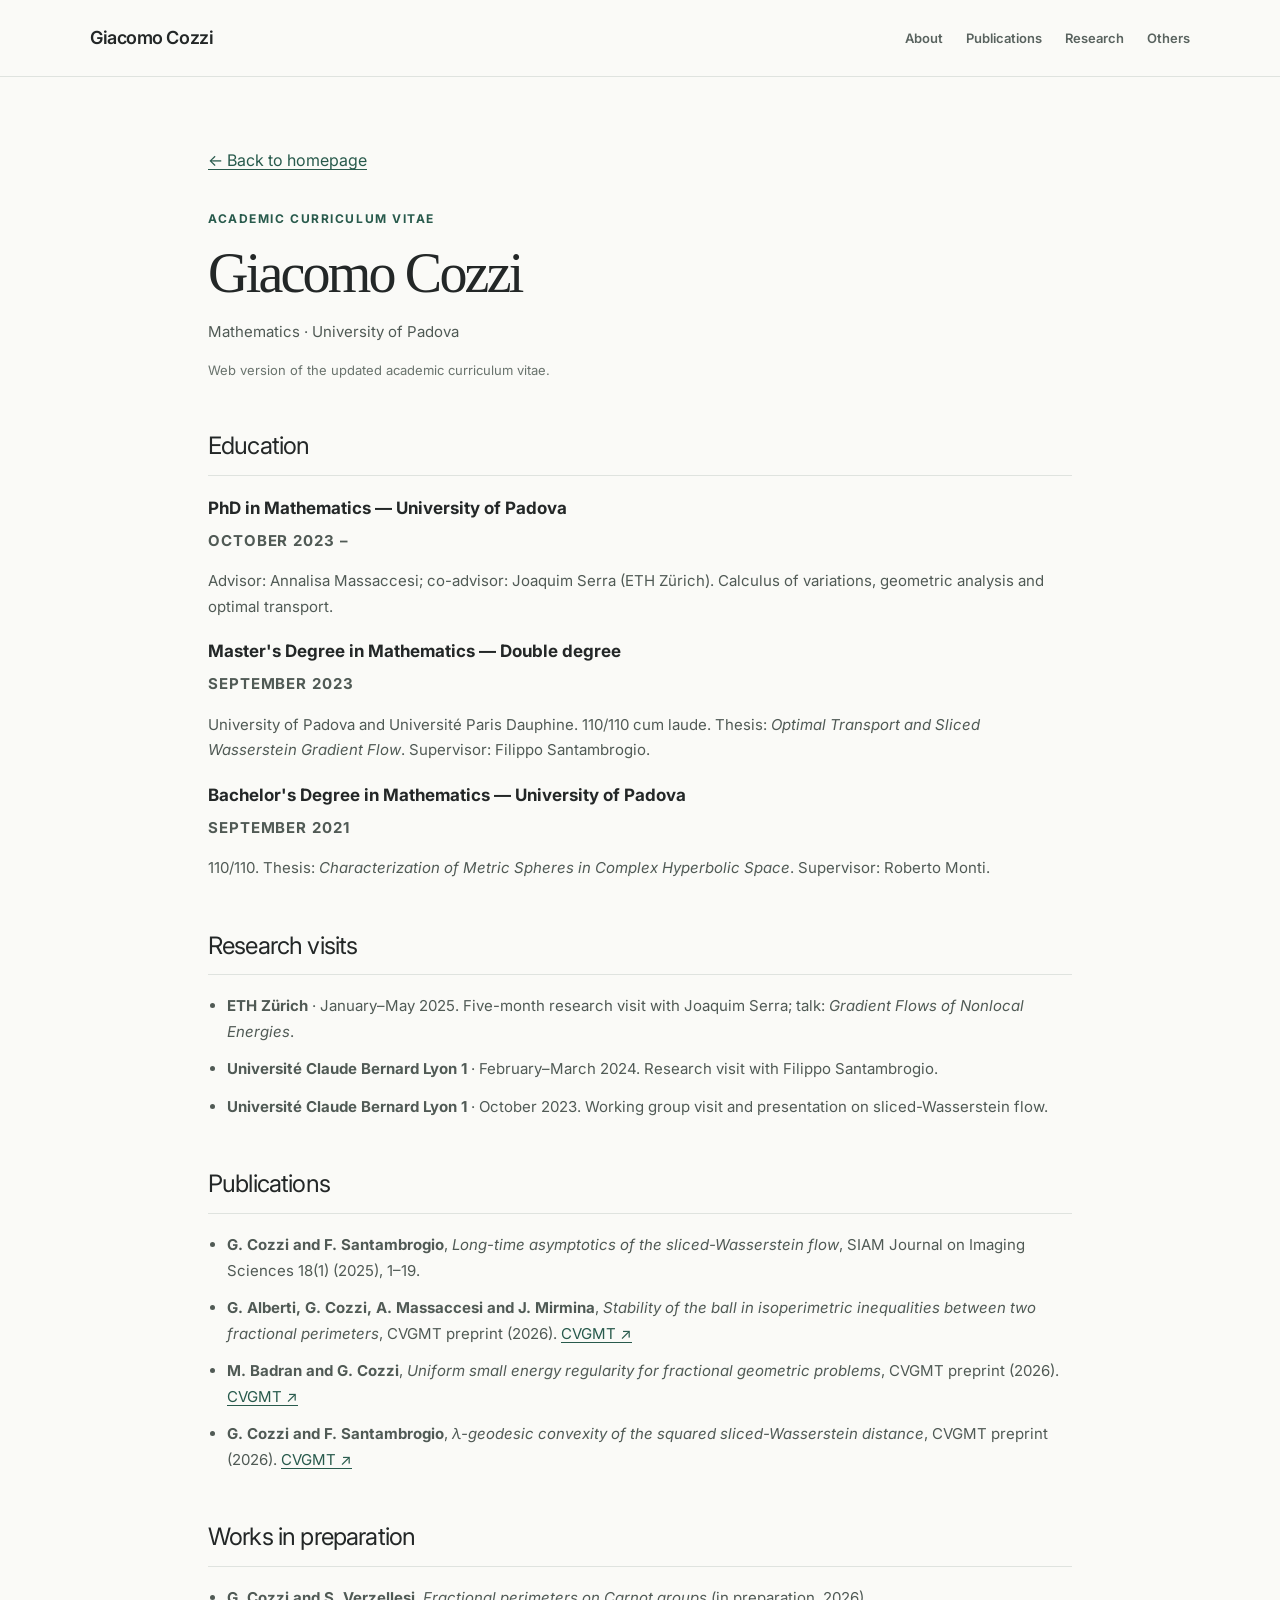
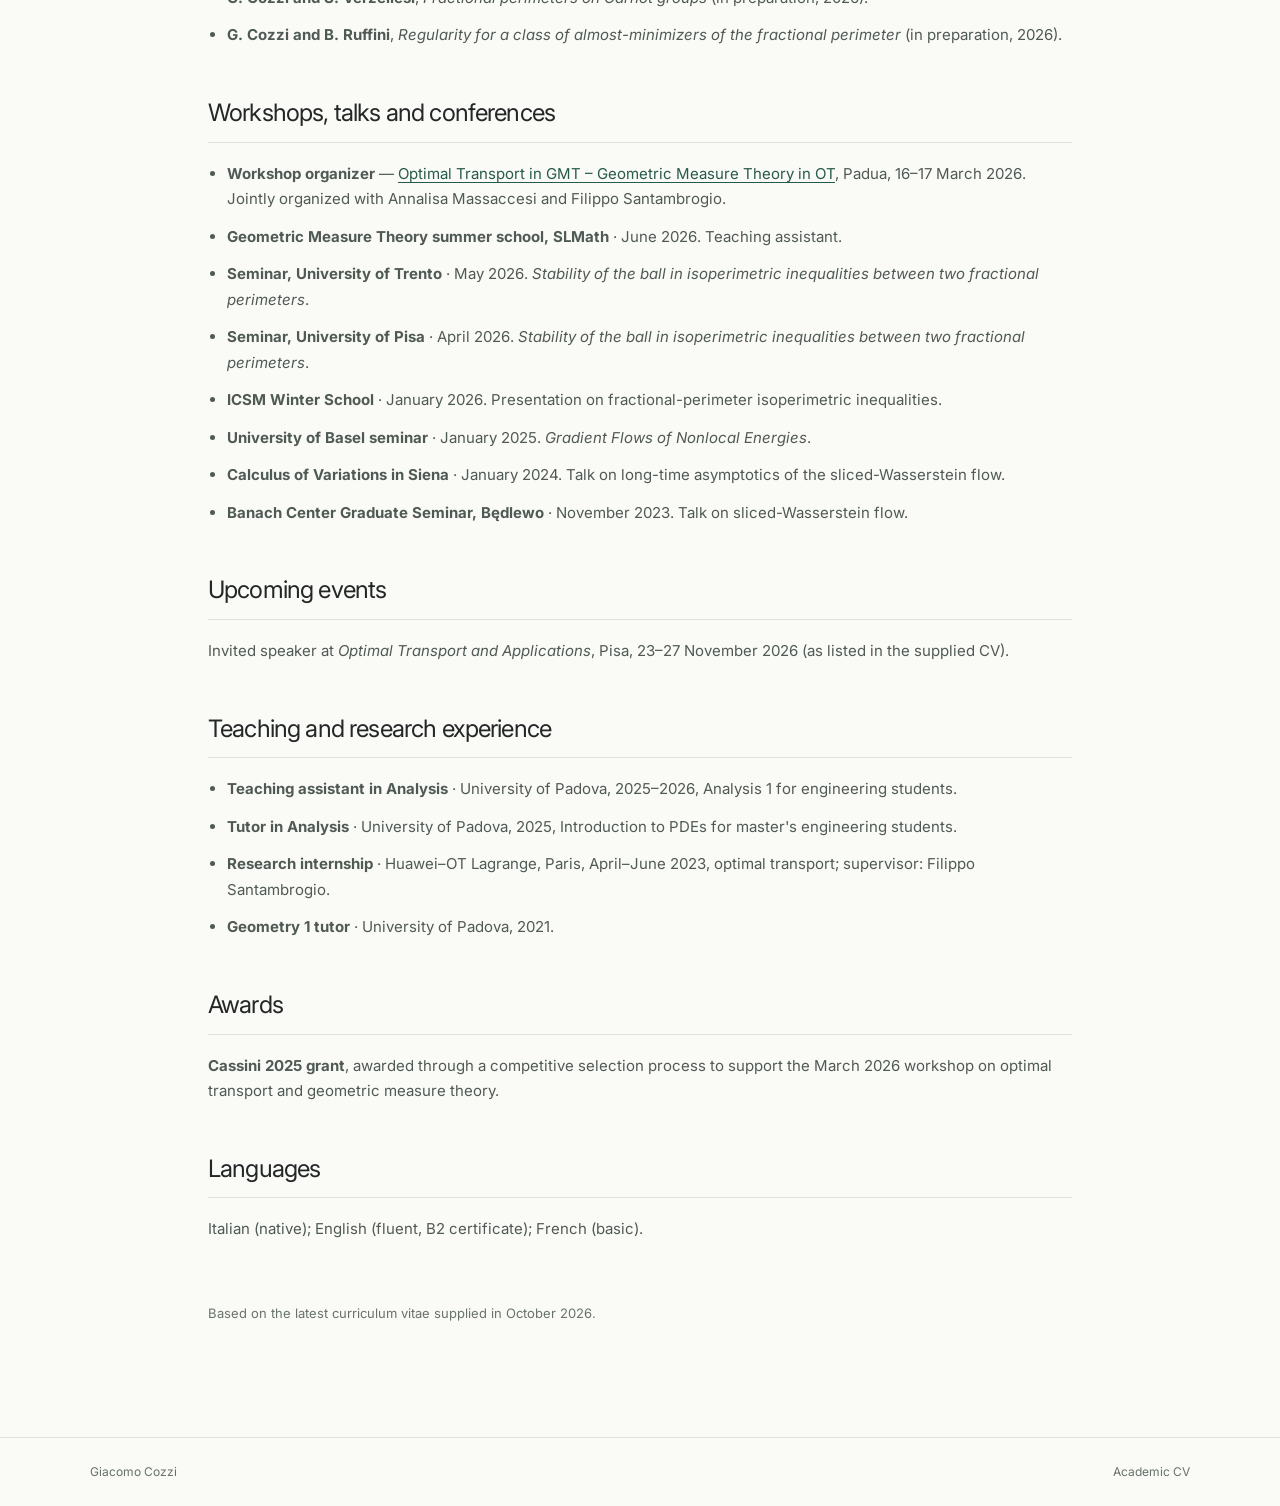
<file: academic-cv.html>
<!doctype html><html lang="en"><head><meta charset="utf-8"><meta name="viewport" content="width=device-width,initial-scale=1"><meta name="description" content="Academic curriculum vitae of Giacomo Cozzi"><title>Academic CV — Giacomo Cozzi</title><link rel="stylesheet" href="style.css"><style>.cv-main{max-width:920px;margin:0 auto;padding:70px 28px 100px}.cv-main h1{font-size:clamp(35px,5vw,56px);margin:18px 0 20px;letter-spacing:-.05em}.cv-main h2{font-family:Inter,Arial,sans-serif;font-size:24px;letter-spacing:-.035em;margin:45px 0 18px;border-bottom:1px solid #dfe3df;padding-bottom:8px}.cv-main h3{font-size:17px;font-weight:700;margin:18px 0 5px}.cv-main p,.cv-main li{font-size:15px;color:#505a55}.cv-main ul{padding-left:19px}.cv-main a{color:#285a4c;text-decoration:underline;text-underline-offset:3px}.cv-year{font-size:12px;font-weight:700;letter-spacing:.06em;color:#285a4c}.cv-main .small{font-size:13px;color:#69736d}.cv-main li{margin-bottom:12px}@media print{.top,footer{display:none}.cv-main{padding:0;max-width:none}.cv-main h2{break-after:avoid}a{color:black!important}}</style></head><body>
<header class="top"><div class="wrap nav"><a class="identity" href="index.html">Giacomo Cozzi</a><nav><a href="index.html#about">About</a><a href="index.html#publications">Publications</a><a href="index.html#research">Research</a><a href="index.html#projects">Others</a></nav></div></header>
<main class="cv-main"><a href="index.html#about">← Back to homepage</a><div class="eyebrow" style="margin-top:35px">ACADEMIC CURRICULUM VITAE</div><h1>Giacomo Cozzi</h1><p>Mathematics · University of Padova</p><p class="small">Web version of the updated academic curriculum vitae.</p>
<h2>Education</h2>
<h3>PhD in Mathematics — University of Padova</h3><p class="cv-year">OCTOBER 2023 –</p><p>Advisor: Annalisa Massaccesi; co-advisor: Joaquim Serra (ETH Zürich). Calculus of variations, geometric analysis and optimal transport.</p>
<h3>Master's Degree in Mathematics — Double degree</h3><p class="cv-year">SEPTEMBER 2023</p><p>University of Padova and Université Paris Dauphine. 110/110 cum laude. Thesis: <em>Optimal Transport and Sliced Wasserstein Gradient Flow</em>. Supervisor: Filippo Santambrogio.</p>
<h3>Bachelor's Degree in Mathematics — University of Padova</h3><p class="cv-year">SEPTEMBER 2021</p><p>110/110. Thesis: <em>Characterization of Metric Spheres in Complex Hyperbolic Space</em>. Supervisor: Roberto Monti.</p>
<h2>Research visits</h2><ul>
<li><strong>ETH Zürich</strong> · January–May 2025. Five-month research visit with Joaquim Serra; talk: <em>Gradient Flows of Nonlocal Energies</em>.</li>
<li><strong>Université Claude Bernard Lyon 1</strong> · February–March 2024. Research visit with Filippo Santambrogio.</li>
<li><strong>Université Claude Bernard Lyon 1</strong> · October 2023. Working group visit and presentation on sliced-Wasserstein flow.</li>
</ul>
<h2>Publications</h2><ul>
<li><strong>G. Cozzi and F. Santambrogio</strong>, <em>Long-time asymptotics of the sliced-Wasserstein flow</em>, SIAM Journal on Imaging Sciences 18(1) (2025), 1–19.</li>
<li><strong>G. Alberti, G. Cozzi, A. Massaccesi and J. Mirmina</strong>, <em>Stability of the ball in isoperimetric inequalities between two fractional perimeters</em>, CVGMT preprint (2026). <a href="https://cvgmt.sns.it/paper/7715/">CVGMT ↗</a></li>
<li><strong>M. Badran and G. Cozzi</strong>, <em>Uniform small energy regularity for fractional geometric problems</em>, CVGMT preprint (2026). <a href="https://cvgmt.sns.it/paper/7712/">CVGMT ↗</a></li>
<li><strong>G. Cozzi and F. Santambrogio</strong>, <em>λ-geodesic convexity of the squared sliced-Wasserstein distance</em>, CVGMT preprint (2026). <a href="https://cvgmt.sns.it/paper/8093/">CVGMT ↗</a></li>
</ul><h2>Works in preparation</h2><ul>
<li><strong>G. Cozzi and S. Verzellesi</strong>, <em>Fractional perimeters on Carnot groups</em> (in preparation, 2026).</li>
<li><strong>G. Cozzi and B. Ruffini</strong>, <em>Regularity for a class of almost-minimizers of the fractional perimeter</em> (in preparation, 2026).</li>
</ul>
<h2>Workshops, talks and conferences</h2><ul>
<li><strong>Workshop organizer</strong> — <a href="https://sites.google.com/view/gmt-in-ot-ot-in-gmt/home">Optimal Transport in GMT – Geometric Measure Theory in OT</a>, Padua, 16–17 March 2026. Jointly organized with Annalisa Massaccesi and Filippo Santambrogio.</li>
<li><strong>Geometric Measure Theory summer school, SLMath</strong> · June 2026. Teaching assistant.</li>
<li><strong>Seminar, University of Trento</strong> · May 2026. <em>Stability of the ball in isoperimetric inequalities between two fractional perimeters</em>.</li>
<li><strong>Seminar, University of Pisa</strong> · April 2026. <em>Stability of the ball in isoperimetric inequalities between two fractional perimeters</em>.</li>
<li><strong>ICSM Winter School</strong> · January 2026. Presentation on fractional-perimeter isoperimetric inequalities.</li>
<li><strong>University of Basel seminar</strong> · January 2025. <em>Gradient Flows of Nonlocal Energies</em>.</li>
<li><strong>Calculus of Variations in Siena</strong> · January 2024. Talk on long-time asymptotics of the sliced-Wasserstein flow.</li>
<li><strong>Banach Center Graduate Seminar, Będlewo</strong> · November 2023. Talk on sliced-Wasserstein flow.</li>
</ul>
<h2>Upcoming events</h2><p>Invited speaker at <em>Optimal Transport and Applications</em>, Pisa, 23–27 November 2026 (as listed in the supplied CV).</p><h2>Teaching and research experience</h2><ul><li><strong>Teaching assistant in Analysis</strong> · University of Padova, 2025–2026, Analysis 1 for engineering students.</li><li><strong>Tutor in Analysis</strong> · University of Padova, 2025, Introduction to PDEs for master's engineering students.</li><li><strong>Research internship</strong> · Huawei–OT Lagrange, Paris, April–June 2023, optimal transport; supervisor: Filippo Santambrogio.</li><li><strong>Geometry 1 tutor</strong> · University of Padova, 2021.</li></ul>
<h2>Awards</h2><p><strong>Cassini 2025 grant</strong>, awarded through a competitive selection process to support the March 2026 workshop on optimal transport and geometric measure theory.</p>
<h2>Languages</h2><p>Italian (native); English (fluent, B2 certificate); French (basic).</p>
<p class="small" style="margin-top:60px">Based on the latest curriculum vitae supplied in October 2026.</p>
</main><footer><div class="wrap foot"><a href="index.html">Giacomo Cozzi</a><span>Academic CV</span></div></footer></body></html>
</file>
<file: style.css>
@import url('https://fonts.googleapis.com/css2?family=Inter:wght@400;500;600;700&family=Libre+Baskerville:wght@400;700&display=swap');
:root{--ink:#232727;--muted:#66706c;--line:#dfe3df;--paper:#fafaf7;--accent:#285a4c}*{box-sizing:border-box}html{scroll-behavior:smooth}body{margin:0;background:var(--paper);color:var(--ink);font:16px/1.7 'DM Sans',Arial,sans-serif;-webkit-font-smoothing:antialiased}a{color:inherit;text-decoration:none}a:hover{color:var(--accent)}.wrap{width:min(1100px,calc(100% - 64px));margin:auto}.top{position:sticky;top:0;background:rgba(250,250,247,.95);backdrop-filter:blur(12px);z-index:5;border-bottom:1px solid var(--line)}.nav{min-height:76px;display:flex;justify-content:space-between;align-items:center;gap:24px}.identity{font-weight:700;letter-spacing:-.04em;font-size:21px;white-space:nowrap}.dot{color:var(--accent)}nav{display:flex;gap:23px;flex-wrap:wrap}nav a{font-size:13px;font-weight:600;color:#59635f}.hero{padding:116px 0 112px;min-height:580px;position:relative;overflow:hidden}.eyebrow,.section-no{font-size:12px;font-weight:700;letter-spacing:.13em;color:var(--accent)}h1,h2,h3,p{margin-top:0}h1,h2{font-family:'DM Serif Display',Georgia,serif;font-weight:400;letter-spacing:-.035em}h1{font-size:clamp(72px,12vw,144px);line-height:.91;margin:24px 0 30px}h1 em{font-weight:400;color:var(--accent)}.lead{font-size:20px;line-height:1.65;max-width:650px;color:#515955}.hero-links{display:flex;flex-wrap:wrap;gap:12px;margin-top:34px}.hero-links a{padding:11px 19px;border-radius:4px;font-size:13px;font-weight:700}.primary{background:var(--accent);color:white!important}.secondary{border:1px solid #abb7af}.hero-mark{font:400 360px Georgia,serif;color:rgba(40,90,76,.055);position:absolute;right:-10px;top:20px;pointer-events:none}.section{border-top:1px solid var(--line);padding:65px 0 86px;display:grid;grid-template-columns:230px 1fr;gap:35px;scroll-margin-top:85px}.section-content{max-width:760px}.section h2{font-size:clamp(38px,5vw,59px);line-height:1.15;margin-bottom:29px}.section p{color:#505a55;font-size:16px}.muted,.note{color:var(--muted)!important}.count{font:500 15px 'DM Sans',sans-serif;color:var(--accent);vertical-align:top;margin-left:8px}.intro{margin-bottom:33px}.paper{border-top:1px solid var(--line);padding:27px 0 31px}.paper-head{display:flex;align-items:center;justify-content:space-between;margin-bottom:8px}.year{color:var(--accent);font-size:13px;font-weight:700}.status{font-size:11px;font-weight:700;text-transform:uppercase;letter-spacing:.09em;border:1px solid #c8d0ca;padding:3px 9px;border-radius:12px;color:#66716b}.published{border-color:#8cafa0;color:var(--accent)}.paper h3{font:400 24px/1.32 'DM Serif Display',Georgia,serif;margin:0 0 12px}.paper .authors{font-size:14px;margin-bottom:7px}.paper .note{font-size:13px;margin-bottom:10px}.links{display:flex;flex-wrap:wrap;gap:20px}.links a{font-size:13px;color:var(--accent);font-weight:700}.topics{display:flex;flex-wrap:wrap;gap:11px}.topics span{padding:8px 13px;border:1px solid #cbd5ce;border-radius:4px;font-size:13px}.project{border-top:1px solid var(--line);display:grid;grid-template-columns:35px 1fr 20px;gap:16px;padding:29px 0;align-items:start}.project:last-child{border-bottom:1px solid var(--line)}.project-index{font-size:12px;color:var(--accent)}.project strong{font:400 24px/1.35 'DM Serif Display',Georgia,serif;display:block;margin-bottom:8px}.project small{display:block;color:var(--muted);font-size:14px}footer{border-top:1px solid var(--line)}.foot{padding:24px 0;display:flex;justify-content:space-between;gap:12px;color:var(--muted);font-size:12px}@media(max-width:780px){.wrap{width:min(100% - 32px,700px)}.nav{align-items:flex-start;flex-direction:column;padding:15px 0;gap:7px;min-height:unset}nav{gap:15px}nav a{font-size:12px}.hero{padding:80px 0;min-height:440px}.hero-mark{font-size:240px;top:100px}.lead{font-size:17px}.section{grid-template-columns:1fr;gap:20px;padding:49px 0 64px}.section h2{margin-bottom:20px}.project strong{font-size:21px}}
/* Academic typography — restrained, readable name and headings */
body{font-family:'Inter',Arial,sans-serif}
.identity{font-family:'Inter',Arial,sans-serif;letter-spacing:-.025em;font-weight:600;font-size:18px}
.hero{min-height:410px;padding:94px 0 90px}
.hero h1{font-family:'Inter',Arial,sans-serif;font-size:clamp(38px,5.6vw,66px);font-weight:500;letter-spacing:-.055em;line-height:1.12;margin:22px 0 22px}
.section h2,.paper h3,.project strong{font-family:'Libre Baskerville',Georgia,serif;letter-spacing:-.02em}
.hero .lead{max-width:680px;font-size:18px}
@media(max-width:780px){.hero{min-height:350px;padding:65px 0}.hero h1{font-size:clamp(36px,9vw,50px)}}

/* Portrait and music section */
.hero{padding-right:min(32vw,340px);min-height:420px}
.hero .portrait{position:absolute;right:0;top:75px;width:min(29vw,270px);aspect-ratio:1;object-fit:cover;object-position:center 30%;border-radius:4px;border:1px solid var(--line)}
.related-research{margin-top:28px!important;font-size:14px!important}
.related-research a,.music-note a{color:var(--accent);font-weight:700;text-decoration:underline;text-underline-offset:3px}
.music-note{margin-top:34px;border-top:1px solid var(--line);padding-top:26px}
.music-note h3{font-size:23px;margin-bottom:12px}
@media(max-width:700px){.hero{padding-right:0;min-height:0}.hero .portrait{position:static;width:170px;height:170px;display:block;margin:25px 0 5px}.hero h1{font-size:clamp(34px,9vw,52px)}}

/* Smaller portrait in the home-page introduction */
.hero .portrait{width:min(24vw,225px);top:85px}
@media(max-width:700px){.hero .portrait{width:150px;height:150px}}
</file>
